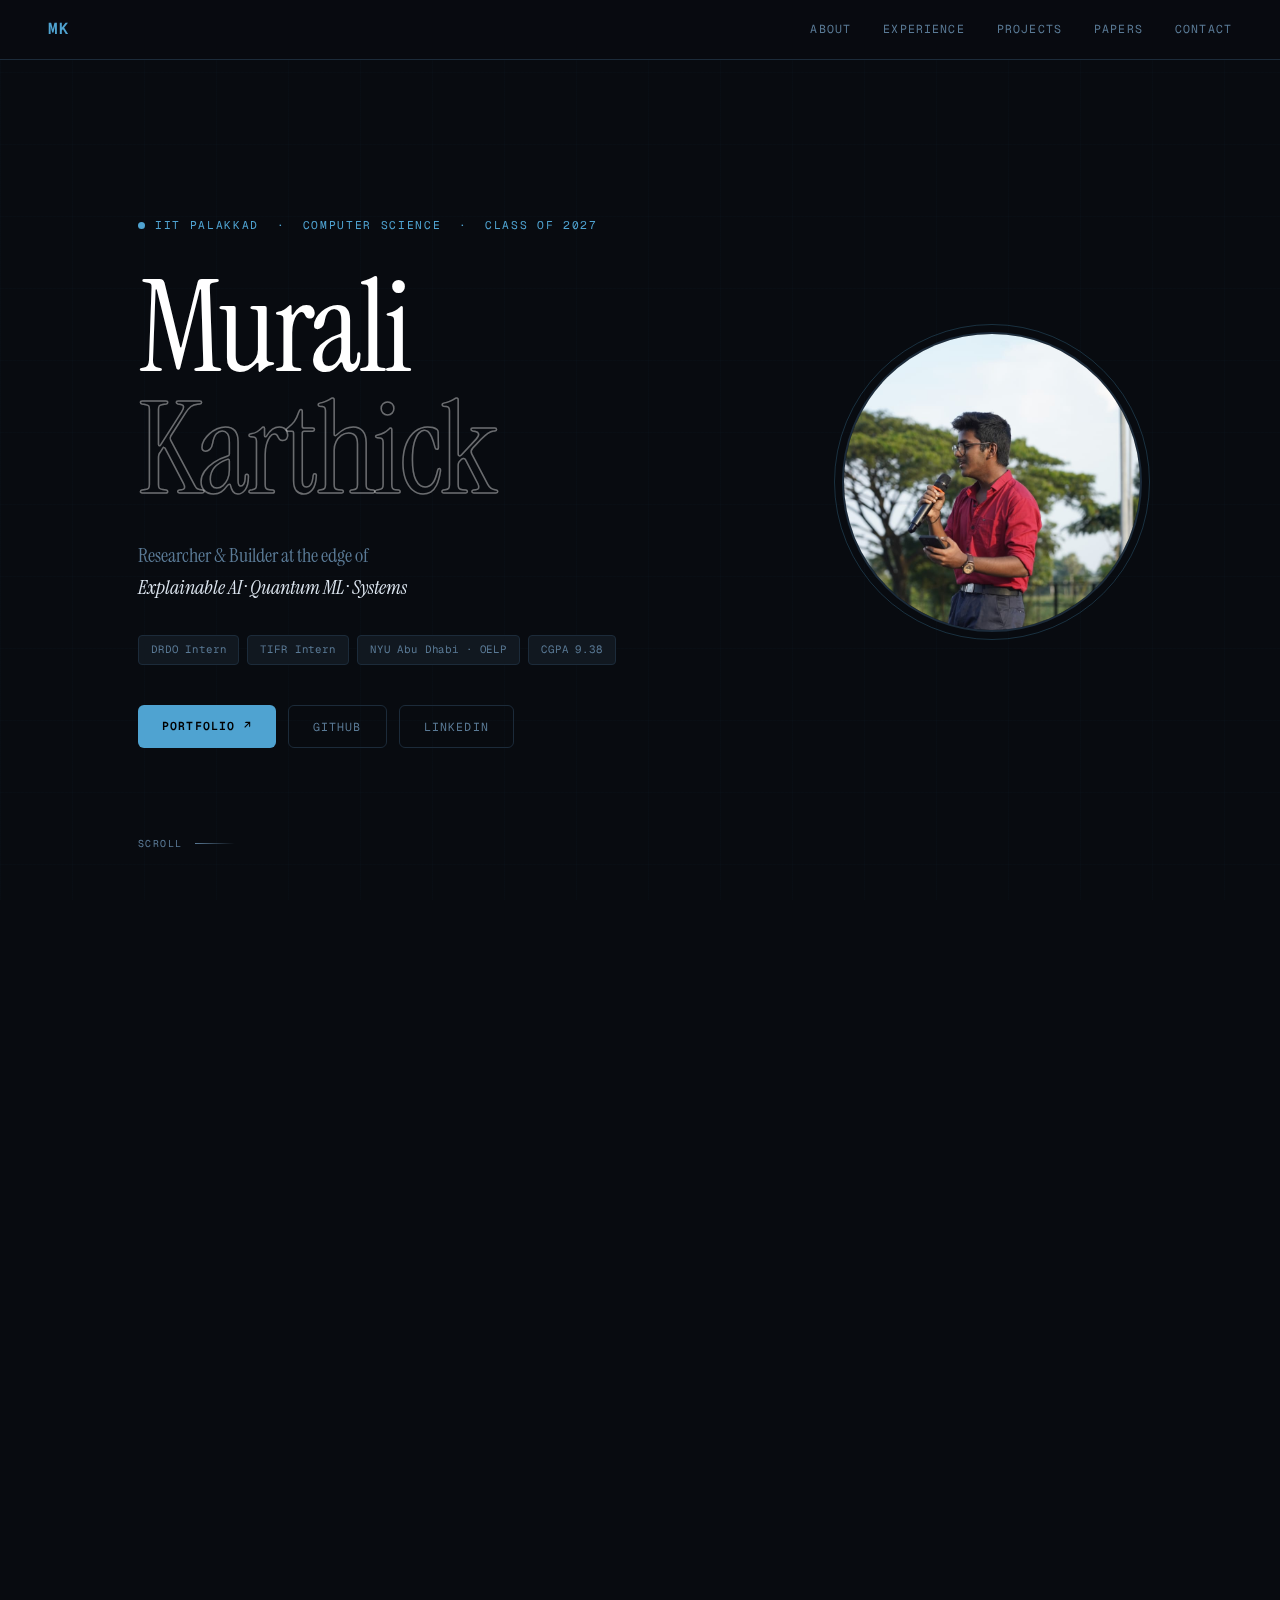
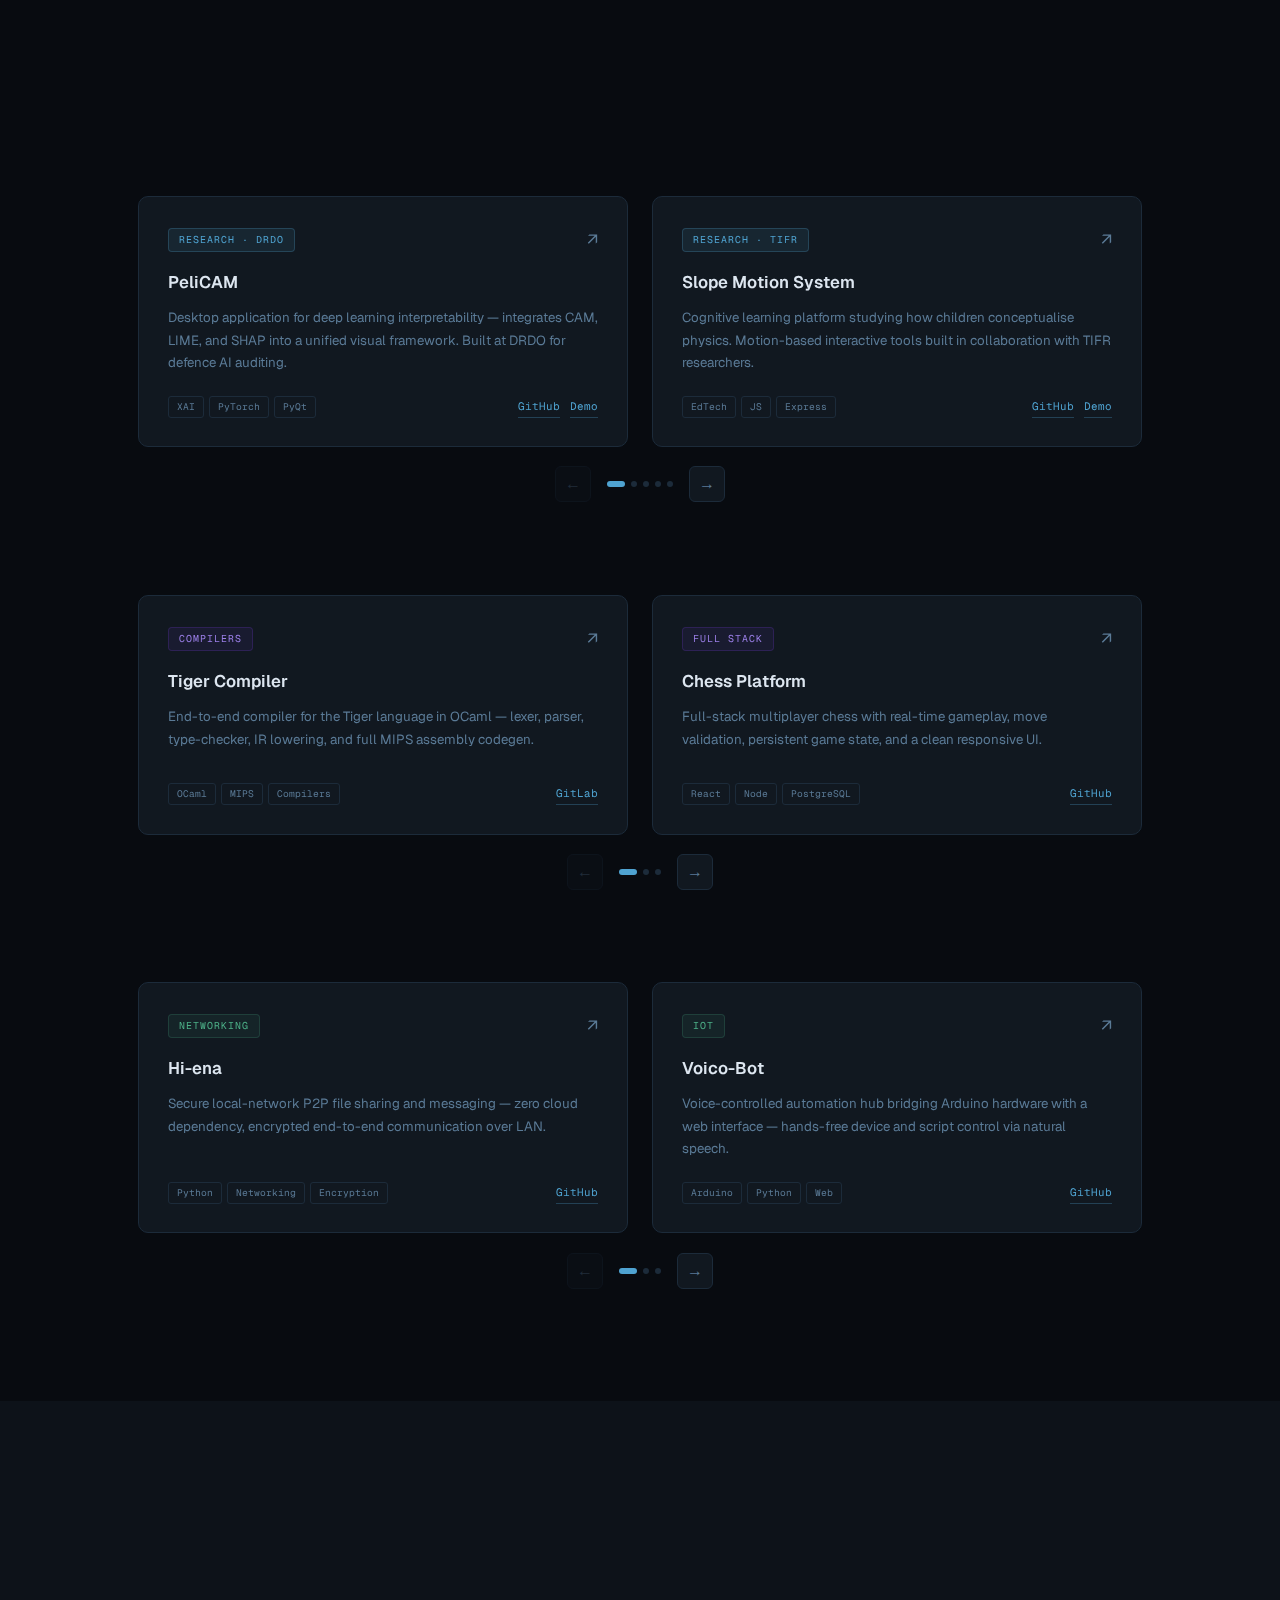
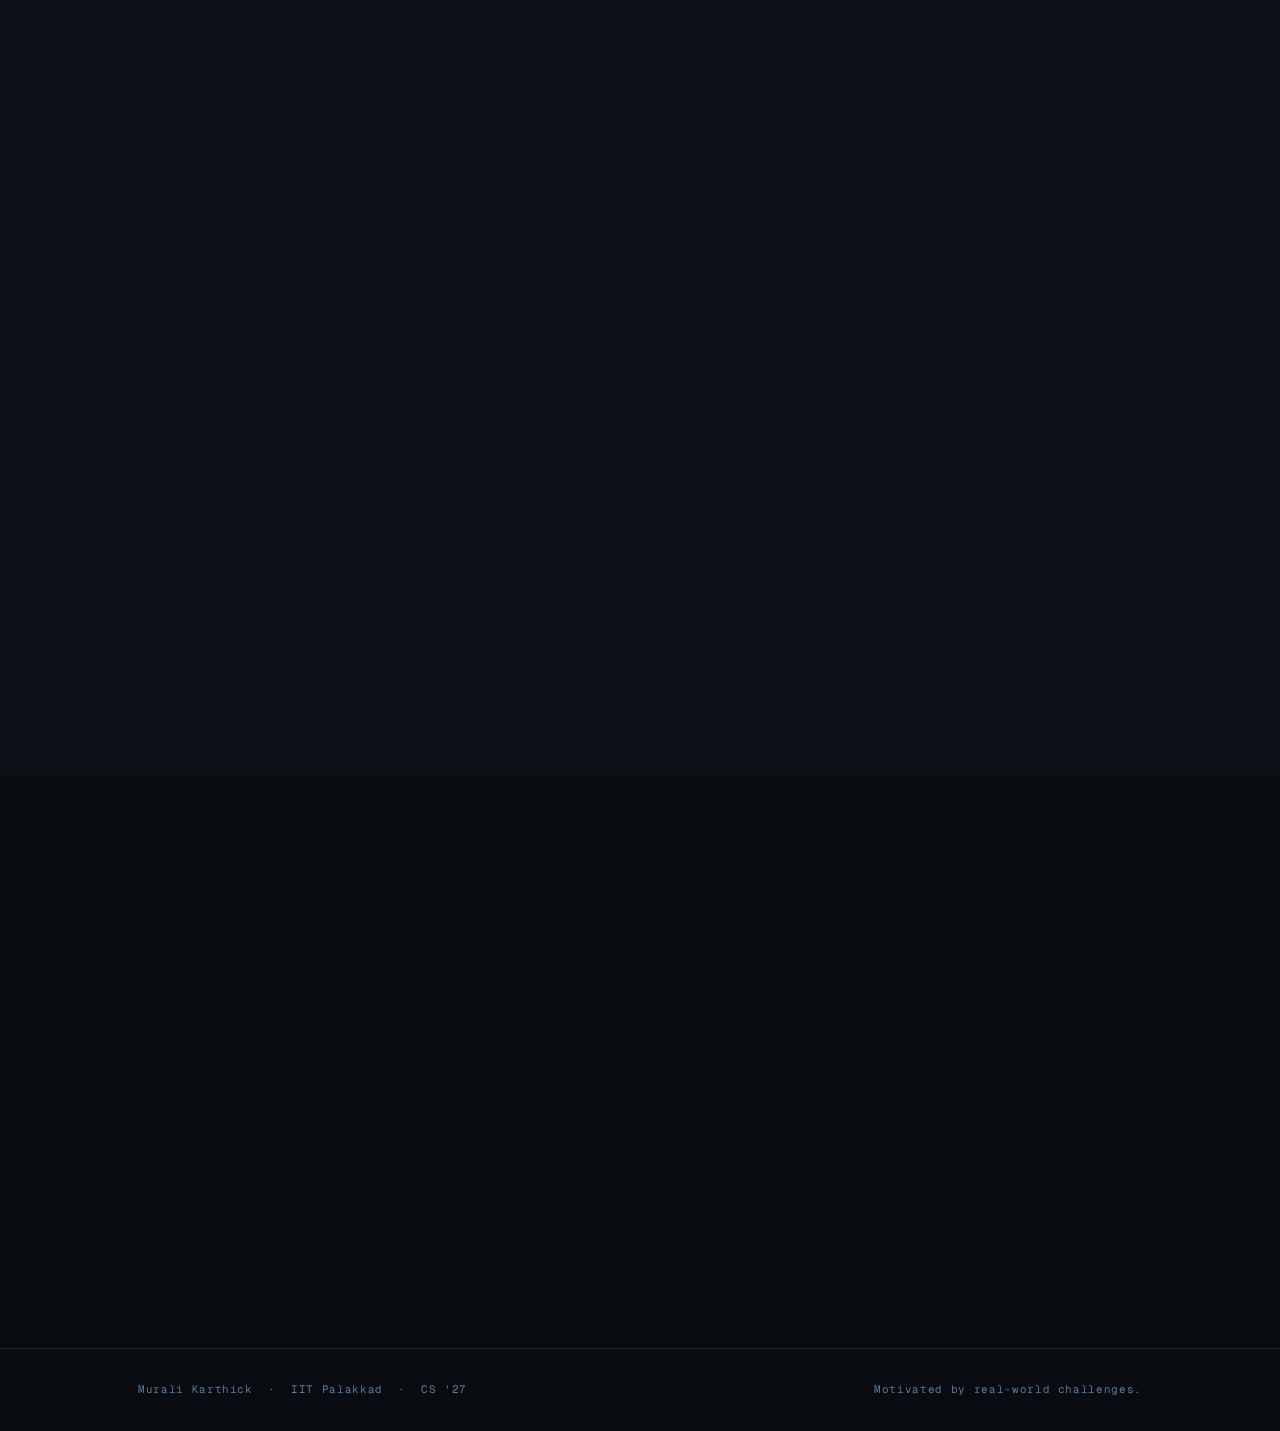
<file: index.html>
<!DOCTYPE html>
<html lang="en">
<head>
  <meta charset="UTF-8"/>
  <meta name="viewport" content="width=device-width, initial-scale=1.0"/>
  <title>Murali Karthick — CS @ IIT Palakkad</title>
  <link rel="preconnect" href="https://fonts.googleapis.com"/>
  <link href="https://fonts.googleapis.com/css2?family=Instrument+Serif:ital@0;1&family=Geist+Mono:wght@300;400;500;600&family=Geist:wght@300;400;500;600;700&display=swap" rel="stylesheet"/>
  <link rel="stylesheet" href="/style.css"/>
</head>
<body>

  <!-- NAV -->
  <header class="nav" id="nav">
    <a href="#home" class="nav-logo">MK</a>
    <nav class="nav-links">
      <a href="#about">About</a>
      <a href="#experience">Experience</a>
      <a href="#projects">Projects</a>
      <a href="#papers">Papers</a>
      <a href="#contact">Contact</a>
    </nav>
    <button class="nav-burger" id="burger" aria-label="Menu">
      <span></span><span></span><span></span>
    </button>
  </header>

  <!-- MOBILE MENU -->
  <div class="mobile-menu" id="mobileMenu">
    <a href="#about" class="mm-link">About</a>
    <a href="#experience" class="mm-link">Experience</a>
    <a href="#projects" class="mm-link">Projects</a>
    <a href="#papers" class="mm-link">Papers</a>
    <a href="#contact" class="mm-link">Contact</a>
  </div>

  <!-- HERO -->
  <section class="hero" id="home">
    <div class="hero-left">
      <div class="hero-eyebrow">
        <span class="dot-pulse"></span>
        IIT Palakkad &nbsp;·&nbsp; Computer Science &nbsp;·&nbsp; Class of 2027
      </div>
      <h1 class="hero-name">
        <span class="hero-first">Murali</span>
        <span class="hero-last">Karthick</span>
      </h1>
      <p class="hero-sub">
        Researcher & Builder at the edge of<br/>
        <em>Explainable AI · Quantum ML · Systems</em>
      </p>
      <div class="hero-chips">
        <span class="chip">DRDO Intern</span>
        <span class="chip">TIFR Intern</span>
        <span class="chip">NYU Abu Dhabi · OELP</span>
        <span class="chip">CGPA 9.38</span>
      </div>
      <div class="hero-actions">
        <a href="https://murali47k.github.io/Murali47k/" target="_blank" class="btn btn-primary">Portfolio ↗</a>
        <a href="https://github.com/Murali47k" target="_blank" class="btn btn-outline">GitHub</a>
        <a href="https://www.linkedin.com/in/murali-karthick-59a250288/" target="_blank" class="btn btn-outline">LinkedIn</a>
      </div>
    </div>
    <div class="hero-right">
      <div class="hero-photo-wrap">
        <img src="images/murali_personal.jpeg" alt="Murali Karthick" class="hero-photo"/>
        <div class="hero-photo-ring"></div>
      </div>
    </div>
    <div class="hero-scroll">
      <span>scroll</span>
      <div class="scroll-line"></div>
    </div>
  </section>

  <!-- STATS -->
  <div class="stats-band reveal">
    <div class="stat">
      <span class="stat-n">12+</span>
      <span class="stat-l">Projects</span>
    </div>
    <div class="stat-div"></div>
    <div class="stat">
      <span class="stat-n">2</span>
      <span class="stat-l">Research Internships</span>
    </div>
    <div class="stat-div"></div>
    <div class="stat">
      <span class="stat-n">#8</span>
      <span class="stat-l">Inter IIT Tech Meet</span>
    </div>
    <div class="stat-div"></div>
    <div class="stat">
      <span class="stat-n">Top&nbsp;15</span>
      <span class="stat-l">ISRO Rocketry</span>
    </div>
  </div>

  <!-- ABOUT -->
  <section class="section" id="about">
    <div class="section-inner">
      <div class="section-label reveal">01 &nbsp;/&nbsp; About</div>
      <div class="about-grid">
        <div class="about-text reveal">
          <h2 class="section-heading">A systems thinker<br/><em>obsessed with clarity.</em></h2>
          <p>I'm a third-year CS student at IIT Palakkad (CGPA 9.38) with a deep interest in making AI systems both powerful and interpretable. My work spans from low-level compilers and cryptography to quantum-enhanced neural networks and cognitive education tools.</p>
          <p>I thrive at the boundary between theory and engineering — building things that not only work, but can be understood and trusted.</p>
          <div class="about-edu">
            <div class="edu-item">
              <span class="edu-org">Indian Institute of Technology Palakkad</span>
              <span class="edu-detail">B.Tech · Computer Science &nbsp;·&nbsp; 2023–2027 &nbsp;·&nbsp; CGPA 9.38</span>
            </div>
            <div class="edu-item">
              <span class="edu-org">Gregorian Public School</span>
              <span class="edu-detail">Class XII · 96% &nbsp;&nbsp;|&nbsp;&nbsp; Class X · 97.6%</span>
            </div>
          </div>
        </div>
        <div class="about-right reveal">
          <div class="achievements-card">
            <div class="ach-header">Achievements</div>
            <div class="ach-item">
              <span class="ach-rank">#8</span>
              <div>
                <div class="ach-title">Inter IIT Tech Meet 13th Ed.</div>
                <div class="ach-desc">ISRO Problem Statement · IIT Bombay</div>
              </div>
            </div>
            <div class="ach-item">
              <span class="ach-rank" style="color:var(--green)">#13</span>
              <div>
                <div class="ach-title">InSpace Rocketry Competition</div>
                <div class="ach-desc">Ground Station Lead · ISRO · IN-SPACe · ASI</div>
              </div>
            </div>
            <div class="ach-item">
              <span class="ach-rank" style="color:var(--muted);font-size:1.1rem">★</span>
              <div>
                <div class="ach-title">Media & Publicity Head</div>
                <div class="ach-desc">Petrichor '25 · Annual Fest of IIT Palakkad</div>
              </div>
            </div>
          </div>
          <div class="stack-card">
            <div class="stack-row">
              <span class="stack-label">Languages</span>
              <div class="stack-tags">
                <span>C</span><span>C++</span><span>Python</span><span>JavaScript</span><span>OCaml</span><span>Bash</span>
              </div>
            </div>
            <div class="stack-row">
              <span class="stack-label">AI / ML</span>
              <div class="stack-tags">
                <span>PyTorch</span><span>TensorFlow</span><span>Scikit-learn</span><span>OpenCV</span><span>Pennylane</span>
              </div>
            </div>
            <div class="stack-row">
              <span class="stack-label">Systems</span>
              <div class="stack-tags">
                <span>Linux</span><span>Arduino</span><span>ESP32</span><span>XBee</span><span>Git</span>
              </div>
            </div>
            <div class="stack-row">
              <span class="stack-label">Web</span>
              <div class="stack-tags">
                <span>HTML/CSS</span><span>JS</span><span>Express</span><span>Node</span>
              </div>
            </div>
          </div>
        </div>
      </div>
    </div>
  </section>

  <!-- EXPERIENCE -->
  <section class="section section-alt" id="experience">
    <div class="section-inner">
      <div class="section-label reveal">02 &nbsp;/&nbsp; Experience</div>
      <h2 class="section-heading reveal">Where I've<br/><em>done the work.</em></h2>
      <div class="timeline">

        <div class="tl-item reveal">
          <div class="tl-left">
            <span class="tl-period">2025 – 2026</span>
          </div>
          <div class="tl-connector">
            <div class="tl-dot"></div>
            <div class="tl-line"></div>
          </div>
          <div class="tl-content">
            <div class="tl-role">Research Collaborator · OELP</div>
            <div class="tl-org">NYU Abu Dhabi &nbsp;·&nbsp; Open Ended Lab Project</div>
            <ul class="tl-points">
              <li>Developed quantum-enhanced link prediction model (A2QTGN) using Adaptive Amplitude Embedding with Temporal GNN architecture.</li>
              <li>Implemented NewHope post-quantum key exchange protocol as a companion cryptography project.</li>
            </ul>
            <div class="tl-tags"><span>Quantum ML</span><span>Pennylane</span><span>PyTorch</span><span>Cryptography</span></div>
          </div>
        </div>

        <div class="tl-item reveal">
          <div class="tl-left">
            <span class="tl-period">May – Jul 2025</span>
          </div>
          <div class="tl-connector">
            <div class="tl-dot"></div>
            <div class="tl-line"></div>
          </div>
          <div class="tl-content">
            <div class="tl-role">Research Intern</div>
            <div class="tl-org">Defence Research and Development Organisation (DRDO · DYSL-CT) &nbsp;·&nbsp; Chennai</div>
            <ul class="tl-points">
              <li>Worked on Explainable AI — LIME, SHAP, and CAM techniques for neural network interpretability.</li>
              <li>Developed CAM analysis software (PeliCAM) for visualising deep learning model decisions.</li>
              <li>Contributed to text classification systems for English and Indian languages.</li>
            </ul>
            <div class="tl-tags"><span>XAI</span><span>PyTorch</span><span>Python</span><span>PyQt</span></div>
          </div>
        </div>

        <div class="tl-item reveal">
          <div class="tl-left">
            <span class="tl-period">Feb 2025 – Dec 2025</span>
          </div>
          <div class="tl-connector">
            <div class="tl-dot"></div>
          </div>
          <div class="tl-content">
            <div class="tl-role">Software Intern</div>
            <div class="tl-org">Tata Institute of Fundamental Research (TIFR) &nbsp;·&nbsp; Palakkad</div>
            <ul class="tl-points">
              <li>Contributing to an educational cognition project on children's mathematical thought processes.</li>
              <li>Building the Slope Motion System — interactive web tools for concept-driven physics learning.</li>
            </ul>
            <div class="tl-tags"><span>Python</span><span>JavaScript</span><span>Express</span><span>EdTech</span></div>
          </div>
        </div>

      </div>
    </div>
  </section>

  <!-- PROJECTS -->
  <section class="section" id="projects">
    <div class="section-inner">
      <div class="section-label reveal">03 &nbsp;/&nbsp; Projects</div>
      <h2 class="section-heading reveal">Things I've<br/><em>built.</em></h2>

      <!-- Research -->
      <div class="proj-category reveal">Research & Advanced</div>
      <div class="carousel-wrap">
        <div class="carousel-track" id="track-research">

          <div class="proj-card">
            <div class="proj-card-top">
              <span class="proj-type research">Research · DRDO</span>
              <a href="https://github.com/SreenathKarthick11/PeliCAM" target="_blank" class="proj-link-icon">↗</a>
            </div>
            <h3 class="proj-name">PeliCAM</h3>
            <p class="proj-desc">Desktop application for deep learning interpretability — integrates CAM, LIME, and SHAP into a unified visual framework. Built at DRDO for defence AI auditing.</p>
            <div class="proj-footer">
              <div class="proj-tags"><span>XAI</span><span>PyTorch</span><span>PyQt</span></div>
              <div class="proj-links">
                <a href="https://github.com/SreenathKarthick11/PeliCAM" target="_blank">GitHub</a>
                <a href="https://sreenathkarthick11.github.io/PeliCAM-web/" target="_blank">Demo</a>
              </div>
            </div>
          </div>

          <div class="proj-card">
            <div class="proj-card-top">
              <span class="proj-type research">Research · TIFR</span>
              <a href="https://github.com/Murali47k/Slope_Motion_System" target="_blank" class="proj-link-icon">↗</a>
            </div>
            <h3 class="proj-name">Slope Motion System</h3>
            <p class="proj-desc">Cognitive learning platform studying how children conceptualise physics. Motion-based interactive tools built in collaboration with TIFR researchers.</p>
            <div class="proj-footer">
              <div class="proj-tags"><span>EdTech</span><span>JS</span><span>Express</span></div>
              <div class="proj-links">
                <a href="https://github.com/Murali47k/Slope_Motion_System" target="_blank">GitHub</a>
                <a href="https://slope-motion-system-m2.onrender.com/" target="_blank">Demo</a>
              </div>
            </div>
          </div>

          <div class="proj-card">
            <div class="proj-card-top">
              <span class="proj-type research">Research · NYU Abu Dhabi</span>
              <a href="https://github.com/Simeonk1307/quantumML" target="_blank" class="proj-link-icon">↗</a>
            </div>
            <h3 class="proj-name">A2QTGN — Quantum Link Prediction</h3>
            <p class="proj-desc">Novel quantum-enhanced link prediction model using Adaptive Amplitude Embedding with Temporal GNN architecture for complex graph networks.</p>
            <div class="proj-footer">
              <div class="proj-tags"><span>Quantum ML</span><span>Pennylane</span><span>NetworkX</span></div>
              <div class="proj-links">
                <a href="https://github.com/Simeonk1307/quantumML" target="_blank">GitHub</a>
              </div>
            </div>
          </div>

          <div class="proj-card">
            <div class="proj-card-top">
              <span class="proj-type research">Research · OELP</span>
              <a href="https://github.com/Simeonk1307/Post-Quantum-Cryptography" target="_blank" class="proj-link-icon">↗</a>
            </div>
            <h3 class="proj-name">Post-Quantum Cryptography</h3>
            <p class="proj-desc">Full implementation of the NewHope lattice-based key exchange protocol — cryptographic security hardened against quantum adversaries.</p>
            <div class="proj-footer">
              <div class="proj-tags"><span>Cryptography</span><span>Lattice</span><span>C</span></div>
              <div class="proj-links">
                <a href="https://github.com/Simeonk1307/Post-Quantum-Cryptography" target="_blank">GitHub</a>
              </div>
            </div>
          </div>

          <div class="proj-card">
            <div class="proj-card-top">
              <span class="proj-type research">Inter IIT · ISRO</span>
              <a href="https://github.com/enchanteddev/MoonViewer" target="_blank" class="proj-link-icon">↗</a>
            </div>
            <h3 class="proj-name">Moon Mapping</h3>
            <p class="proj-desc">XRF spectroscopy data pipeline on Chandrayaan mission data. Calculates elemental line ratios and renders an interactive lunar albedo visualisation.</p>
            <div class="proj-footer">
              <div class="proj-tags"><span>Python</span><span>Pandas</span><span>Three.js</span></div>
              <div class="proj-links">
                <a href="https://github.com/enchanteddev/MoonViewer" target="_blank">GitHub</a>
              </div>
            </div>
          </div>

          <div class="proj-card">
            <div class="proj-card-top">
              <span class="proj-type research">InSpace · ISRO</span>
              <a href="#" class="proj-link-icon">↗</a>
            </div>
            <h3 class="proj-name">Rocketry Ground Station</h3>
            <p class="proj-desc">Real-time ground station control system for a competition rocket. Receives and visualises telemetry data via a Python GUI built with PyQt5, Arduino, and XBee radio.</p>
            <div class="proj-footer">
              <div class="proj-tags"><span>PyQt5</span><span>Arduino</span><span>ESP32</span><span>XBee</span></div>
            </div>
          </div>

        </div>
        <div class="carousel-controls">
          <button class="car-btn" data-track="track-research" data-dir="-1">←</button>
          <div class="car-dots" id="dots-research"></div>
          <button class="car-btn" data-track="track-research" data-dir="1">→</button>
        </div>
      </div>

      <!-- Course -->
      <div class="proj-category reveal">Course Projects</div>
      <div class="carousel-wrap">
        <div class="carousel-track" id="track-course">

          <div class="proj-card">
            <div class="proj-card-top">
              <span class="proj-type course">Compilers</span>
              <a href="https://gitlab.com/Murali47k/112301019-Compiler" target="_blank" class="proj-link-icon">↗</a>
            </div>
            <h3 class="proj-name">Tiger Compiler</h3>
            <p class="proj-desc">End-to-end compiler for the Tiger language in OCaml — lexer, parser, type-checker, IR lowering, and full MIPS assembly codegen.</p>
            <div class="proj-footer">
              <div class="proj-tags"><span>OCaml</span><span>MIPS</span><span>Compilers</span></div>
              <div class="proj-links">
                <a href="https://gitlab.com/Murali47k/112301019-Compiler" target="_blank">GitLab</a>
              </div>
            </div>
          </div>

          <div class="proj-card">
            <div class="proj-card-top">
              <span class="proj-type course">Full Stack</span>
              <a href="#" class="proj-link-icon">↗</a>
            </div>
            <h3 class="proj-name">Chess Platform</h3>
            <p class="proj-desc">Full-stack multiplayer chess with real-time gameplay, move validation, persistent game state, and a clean responsive UI.</p>
            <div class="proj-footer">
              <div class="proj-tags"><span>React</span><span>Node</span><span>PostgreSQL</span></div>
              <div class="proj-links">
                <a href="https://github.com/iotaARYAN21/chess-project" target="_blank">GitHub</a>
              </div>
            </div>
          </div>

          <div class="proj-card">
            <div class="proj-card-top">
              <span class="proj-type course">ML</span>
              <a href="https://github.com/SreenathKarthick11/Stellar_ML" target="_blank" class="proj-link-icon">↗</a>
            </div>
            <h3 class="proj-name">Stellar ML</h3>
            <p class="proj-desc">ML pipeline classifying stars, galaxies, and quasars from photometric and spectroscopic features using SDSS astronomical data.</p>
            <div class="proj-footer">
              <div class="proj-tags"><span>Scikit-learn</span><span>Astropy</span><span>Python</span></div>
              <div class="proj-links">
                <a href="https://github.com/SreenathKarthick11/Stellar_ML" target="_blank">GitHub</a>
                <a href="https://sreenathkarthick11.github.io/Stellar_ML/" target="_blank">Demo</a>
              </div>
            </div>
          </div>

          <div class="proj-card">
            <div class="proj-card-top">
              <span class="proj-type course">Medical AI</span>
              <a href="https://github.com/SreenathKarthick11/X_Ray_Analyser" target="_blank" class="proj-link-icon">↗</a>
            </div>
            <h3 class="proj-name">X-Ray Analyser</h3>
            <p class="proj-desc">CNN diagnostic tool for chest X-ray analysis — identifying pulmonary anomalies with high sensitivity using deep convolutional features.</p>
            <div class="proj-footer">
              <div class="proj-tags"><span>CNN</span><span>TensorFlow</span><span>OpenCV</span></div>
              <div class="proj-links">
                <a href="https://github.com/SreenathKarthick11/X_Ray_Analyser" target="_blank">GitHub</a>
              </div>
            </div>
          </div>

        </div>
        <div class="carousel-controls">
          <button class="car-btn" data-track="track-course" data-dir="-1">←</button>
          <div class="car-dots" id="dots-course"></div>
          <button class="car-btn" data-track="track-course" data-dir="1">→</button>
        </div>
      </div>

      <!-- Personal -->
      <div class="proj-category reveal">Personal Projects</div>
      <div class="carousel-wrap">
        <div class="carousel-track" id="track-personal">

          <div class="proj-card">
            <div class="proj-card-top">
              <span class="proj-type personal">Networking</span>
              <a href="https://github.com/Murali47k/Hi-ena" target="_blank" class="proj-link-icon">↗</a>
            </div>
            <h3 class="proj-name">Hi-ena</h3>
            <p class="proj-desc">Secure local-network P2P file sharing and messaging — zero cloud dependency, encrypted end-to-end communication over LAN.</p>
            <div class="proj-footer">
              <div class="proj-tags"><span>Python</span><span>Networking</span><span>Encryption</span></div>
              <div class="proj-links">
                <a href="https://github.com/Murali47k/Hi-ena" target="_blank">GitHub</a>
              </div>
            </div>
          </div>

          <div class="proj-card">
            <div class="proj-card-top">
              <span class="proj-type personal">IoT</span>
              <a href="https://github.com/Murali47k/Voico-BOT" target="_blank" class="proj-link-icon">↗</a>
            </div>
            <h3 class="proj-name">Voico-Bot</h3>
            <p class="proj-desc">Voice-controlled automation hub bridging Arduino hardware with a web interface — hands-free device and script control via natural speech.</p>
            <div class="proj-footer">
              <div class="proj-tags"><span>Arduino</span><span>Python</span><span>Web</span></div>
              <div class="proj-links">
                <a href="https://github.com/Murali47k/Voico-BOT" target="_blank">GitHub</a>
              </div>
            </div>
          </div>

          <div class="proj-card">
            <div class="proj-card-top">
              <span class="proj-type personal">Computer Vision</span>
              <a href="https://github.com/Murali47k/DINO-GAME-IRL" target="_blank" class="proj-link-icon">↗</a>
            </div>
            <h3 class="proj-name">IRL Dino Game</h3>
            <p class="proj-desc">Real-world Chrome Dino via OpenCV pose detection — your body becomes the controller. Jump in real life, the dinosaur jumps on screen.</p>
            <div class="proj-footer">
              <div class="proj-tags"><span>OpenCV</span><span>Python</span><span>Pose</span></div>
              <div class="proj-links">
                <a href="https://github.com/Murali47k/DINO-GAME-IRL" target="_blank">GitHub</a>
              </div>
            </div>
          </div>

          <div class="proj-card">
            <div class="proj-card-top">
              <span class="proj-type personal">Web</span>
              <a href="https://github.com/Murali47k/Tourism-Web" target="_blank" class="proj-link-icon">↗</a>
            </div>
            <h3 class="proj-name">Tourism Web</h3>
            <p class="proj-desc">Interactive travel and exploration website with curated destination guides, immersive visuals, and a discovery-focused user experience.</p>
            <div class="proj-footer">
              <div class="proj-tags"><span>HTML</span><span>CSS</span><span>JS</span></div>
              <div class="proj-links">
                <a href="https://github.com/Murali47k/Tourism-Web" target="_blank">GitHub</a>
              </div>
            </div>
          </div>

        </div>
        <div class="carousel-controls">
          <button class="car-btn" data-track="track-personal" data-dir="-1">←</button>
          <div class="car-dots" id="dots-personal"></div>
          <button class="car-btn" data-track="track-personal" data-dir="1">→</button>
        </div>
      </div>
    </div>
  </section>

  <!-- PAPERS -->
  <section class="section section-alt" id="papers">
    <div class="section-inner">
      <div class="section-label reveal">04 &nbsp;/&nbsp; Publications</div>
      <h2 class="section-heading reveal">Research<br/><em>Papers.</em></h2>

      <div class="papers-list reveal">
        <!-- PLACEHOLDER — fill in when ready -->
        <div class="paper-item paper-placeholder">
          <div class="paper-meta">
            <span class="paper-status pending">Forthcoming</span>
          </div>
          <div class="paper-title">Paper title will appear here</div>
          <div class="paper-authors">Murali Karthick et al.</div>
          <div class="paper-venue">Venue / Conference / Journal · Year</div>
          <p class="paper-placeholder-note">This section will be updated with publications as they are released.</p>
        </div>
        
        <div class="paper-item">
            <div class="paper-meta">
                <span class="paper-status published">Published</span>
            </div>
            <div class="paper-title">
                Chaining Embodied Learning: A System to Help Develop an Integrated Understanding of Proportion, Slope and Rate of Change
            </div>
            <div class="paper-authors">
                Priyadharshni Elangaivendan, Chris John, Sruthi Kartha, Melwina Albuquerque, Shizuka Dara, Ashwin Ramaswamy, Vishwaa P S, <strong>Murali Karthick</strong>, Sreenath Karthick, Sanjay Chandrasekharan
            </div>
            <div class="paper-venue">
                International Conference on Computers in Education (ICCE) · 2025 · Asia-Pacific Society for Computers in Education
            </div>
            <div class="paper-links">
                <a href="https://library.apsce.net/index.php/ICCE/article/view/6042/5972" target="_blank">
                View Paper ↗
                </a>
            </div>
            <p class="paper-description">
                Presents a chained embodied learning system that helps students transition from proportion to slope and rate of change through coordinated physical interaction, spatial reasoning, and graphical understanding.
            </p>
            </div>
        </div>

    </div>
  </section>

  <!-- CONTACT -->
  <section class="section" id="contact">
    <div class="section-inner">
      <div class="section-label reveal">05 &nbsp;/&nbsp; Contact</div>
      <div class="contact-grid">
        <div class="contact-left reveal">
          <h2 class="section-heading">Open to<br/><em>collaboration.</em></h2>
          <p class="contact-text">Looking to connect on research projects, internships, or anything at the edge of AI and systems. Reach out anytime.</p>
          <div class="contact-details">
            <a href="mailto:murali47karthick@gmail.com" class="contact-item">
              <span class="contact-icon">✉</span>
              <span>murali47karthick@gmail.com</span>
            </a>
            <div class="contact-item">
              <span class="contact-icon"></span>
              <span>Kochi, Kerala · India</span>
            </div>
          </div>
        </div>
        <div class="contact-right reveal">
          <a href="https://www.linkedin.com/in/murali-karthick-59a250288/" target="_blank" class="social-card">
            <span class="social-name">LinkedIn</span>
            <span class="social-arrow">↗</span>
          </a>
          <a href="https://github.com/Murali47k" target="_blank" class="social-card">
            <span class="social-name">GitHub</span>
            <span class="social-arrow">↗</span>
          </a>
        </div>
      </div>
    </div>
  </section>

  <!-- FOOTER -->
  <footer class="footer">
    <div class="footer-inner">
      <span>Murali Karthick &nbsp;·&nbsp; IIT Palakkad &nbsp;·&nbsp; CS '27</span>
      <span class="footer-right">Motivated by real-world challenges.</span>
    </div>
  </footer>

  <script src="/script.js"></script>
</body>
</html>
</file>
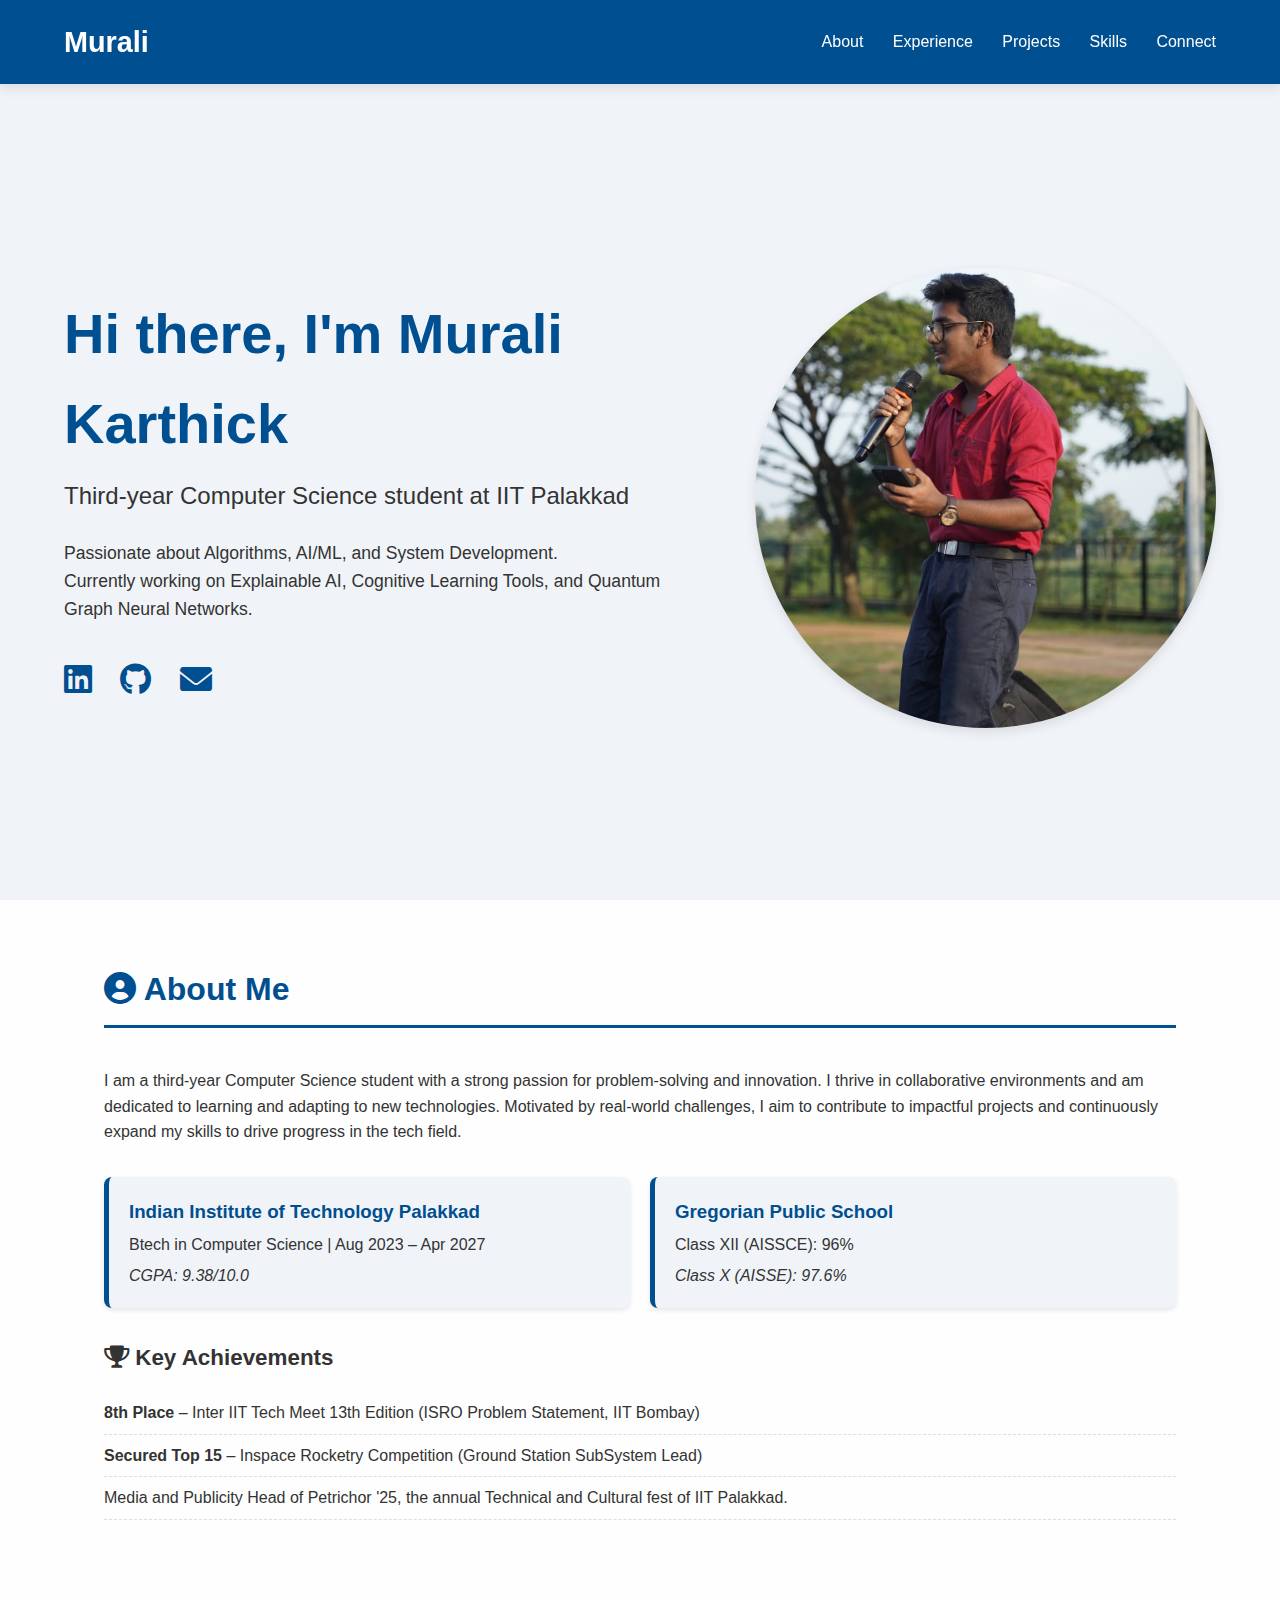
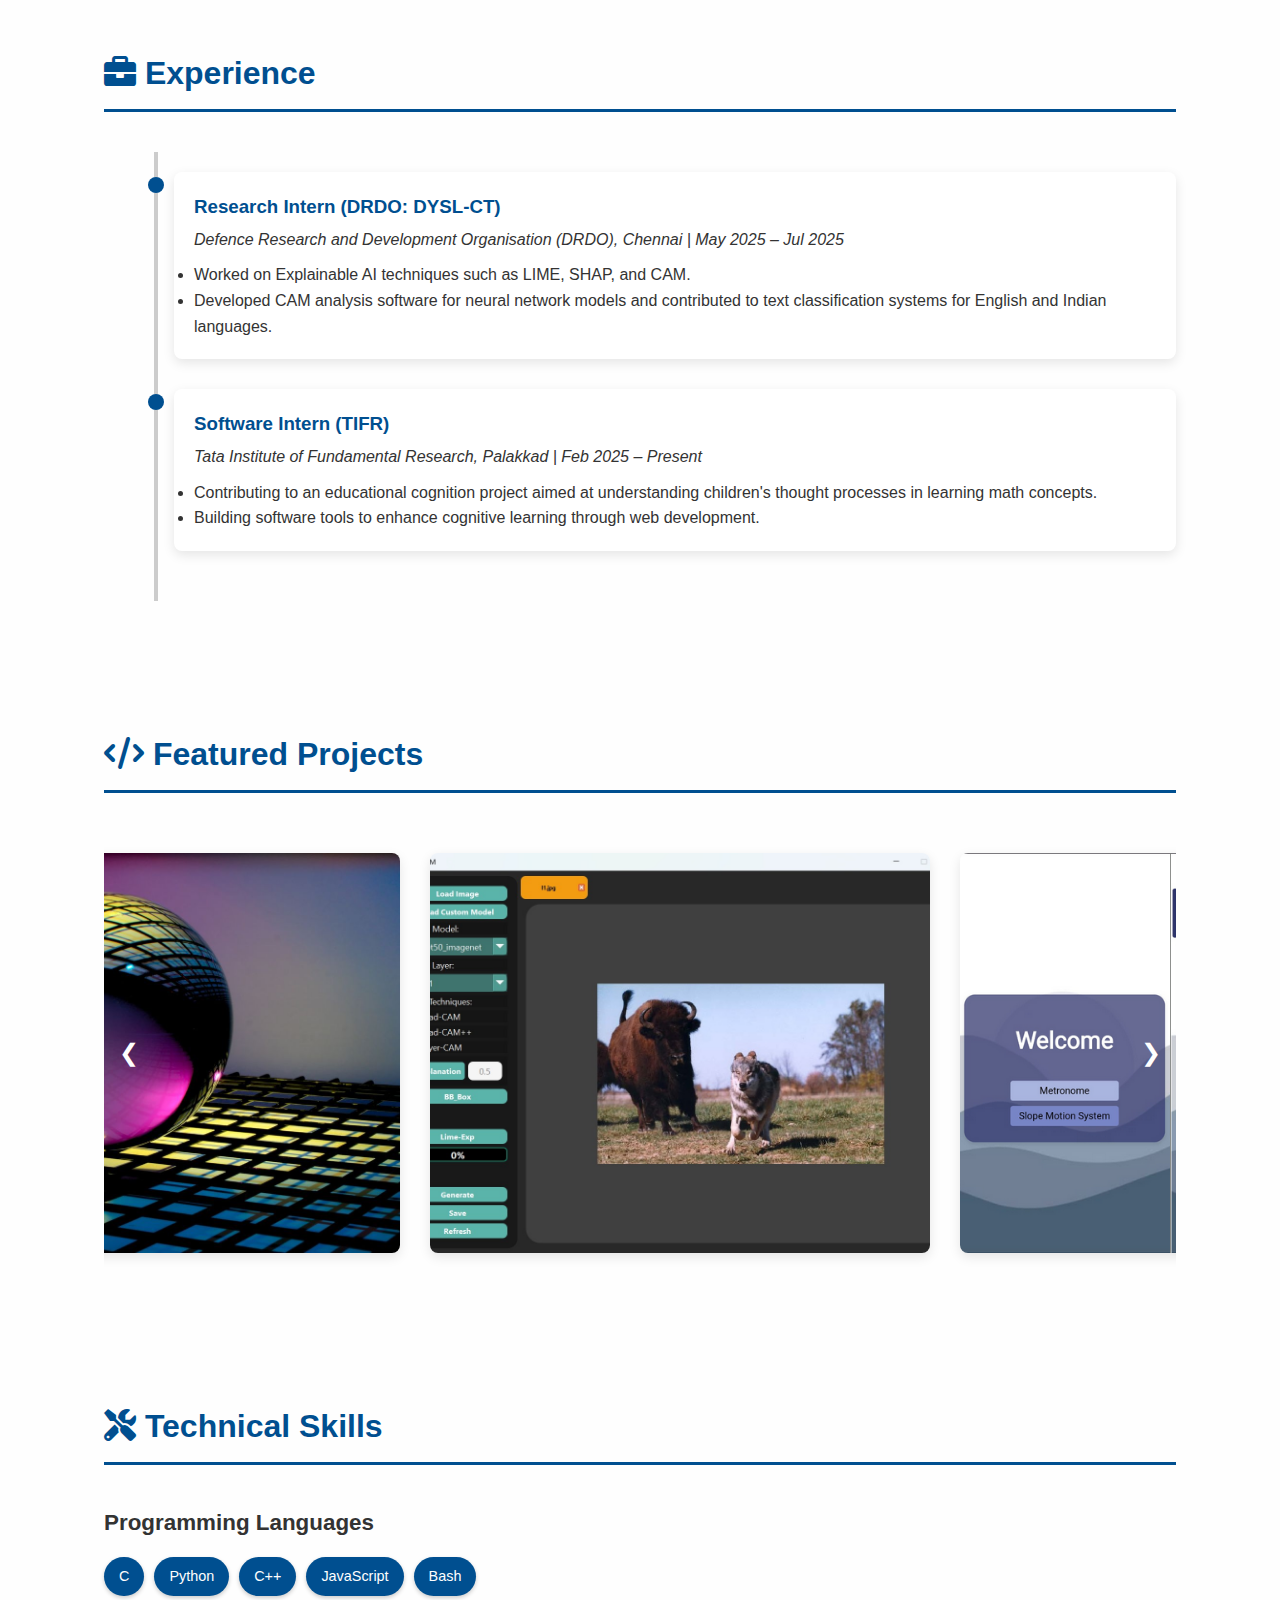
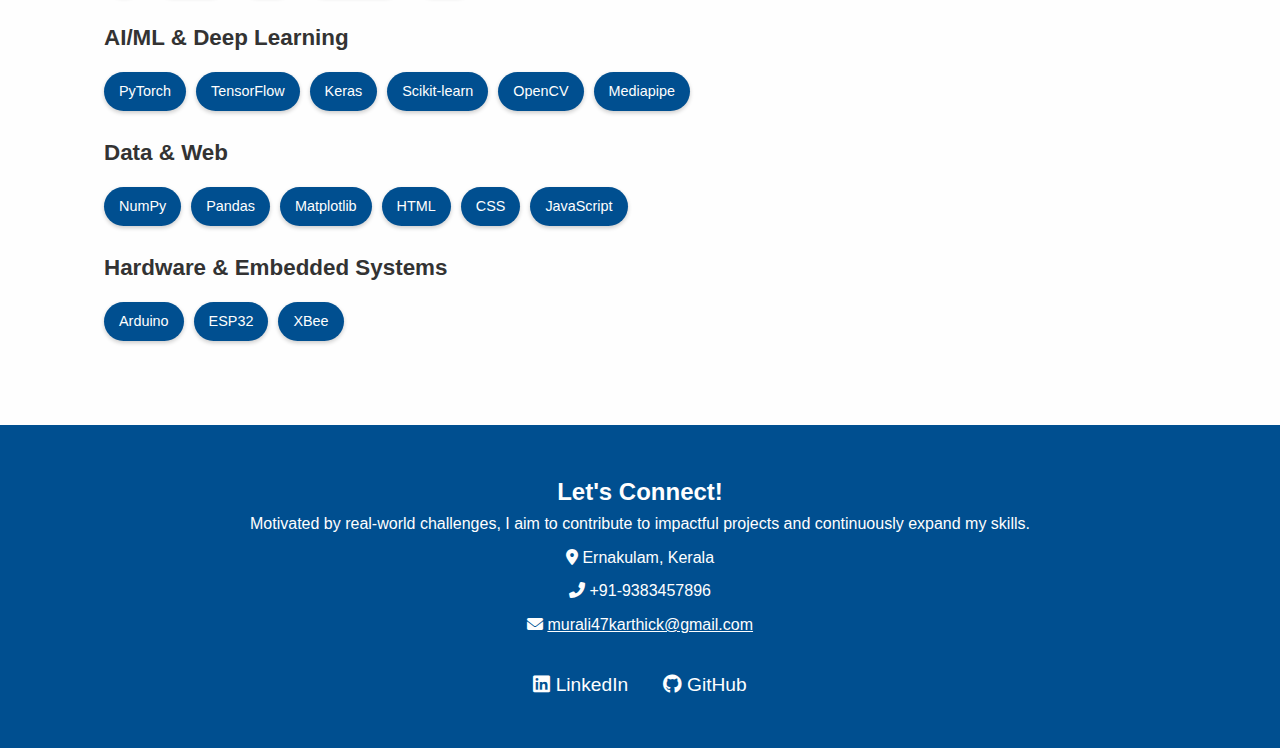
<file: portfolio/index.html>
<!DOCTYPE html>
<html lang="en">
<head>
    <meta charset="UTF-8">
    <meta name="viewport" content="width=device-width, initial-scale=1.0">
    <title>M Murali Karthick | Portfolio</title>
    <link rel="stylesheet" href="style.css">
    <link rel="stylesheet" href="https://cdnjs.cloudflare.com/ajax/libs/font-awesome/6.0.0-beta3/css/all.min.css">
</head>
<body>

    <header class="header">
        <a href="#" class="logo">Murali</a>
        <nav class="navbar">
            <a href="#about">About</a>
            <a href="#experience">Experience</a>
            <a href="#projects">Projects</a>
            <a href="#skills">Skills</a>
            <a href="#connect">Connect</a>
        </nav>
    </header>

    <section class="hero-section" id="home">
        <div class="hero-content">
            <h1 class="animate__animated animate__fadeInDown">Hi there, I'm Murali Karthick</h1>
            <p class="tagline animate__animated animate__fadeInUp">Third-year Computer Science student at IIT Palakkad</p>
            <p class="description animate__animated animate__fadeInUp animate__delay-1s">
                Passionate about Algorithms, AI/ML, and System Development. <br>
                Currently working on Explainable AI, Cognitive Learning Tools, and Quantum Graph Neural Networks.
            </p>
            <div class="social-links animate__animated animate__fadeInUp animate__delay-2s">
                <a href="https://www.linkedin.com/in/murali-karthick-59a250288/" target="_blank"><i class="fab fa-linkedin"></i></a>
                <a href="https://github.com/Murali47k" target="_blank"><i class="fab fa-github"></i></a>
                <a href="mailto:murali47karthick@gmail.com"><i class="fas fa-envelope"></i></a>
            </div>
        </div>
        <div class="hero-image animate__animated animate__fadeInRight">
            <img src="images/murali_personal.jpeg" alt="Murali Karthick Personal Photo">
        </div>
    </section>

    <section class="section" id="about">
        <h2><i class="fas fa-user-circle"></i> About Me</h2>
        <p>I am a third-year Computer Science student with a strong passion for problem-solving and innovation. I thrive in collaborative environments and am dedicated to learning and adapting to new technologies. Motivated by real-world challenges, I aim to contribute to impactful projects and continuously expand my skills to drive progress in the tech field.</p>
        
        <div class="education-grid">
            <div class="education-item">
                <h3>Indian Institute of Technology Palakkad</h3>
                <p>Btech in Computer Science | Aug 2023 – Apr 2027</p>
                <p class="detail">CGPA: 9.38/10.0</p>
            </div>
            <div class="education-item">
                <h3>Gregorian Public School</h3>
                <p>Class XII (AISSCE): 96%</p>
                <p class="detail">Class X (AISSE): 97.6%</p>
            </div>
        </div>

        <h3 class="subsection-title"><i class="fas fa-trophy"></i> Key Achievements</h3>
        <ul class="achievements-list">
            <li><strong>8th Place</strong> – Inter IIT Tech Meet 13th Edition (ISRO Problem Statement, IIT Bombay)</li>
            <li><strong>Secured Top 15</strong> – Inspace Rocketry Competition (Ground Station SubSystem Lead)</li>
            <li>Media and Publicity Head of Petrichor '25, the annual Technical and Cultural fest of IIT Palakkad.</li>
        </ul>
    </section>

    <section class="section" id="experience">
        <h2><i class="fas fa-briefcase"></i> Experience</h2>
        <div class="timeline">
            <div class="timeline-item">
                <div class="timeline-dot"></div>
                <div class="timeline-content">
                    <h3>Research Intern (DRDO: DYSL-CT)</h3>
                    <p class="company">Defence Research and Development Organisation (DRDO), Chennai | May 2025 – Jul 2025</p>
                    <ul>
                        <li>Worked on Explainable AI techniques such as LIME, SHAP, and CAM.</li>
                        <li>Developed CAM analysis software for neural network models and contributed to text classification systems for English and Indian languages.</li>
                    </ul>
                </div>
            </div>
            <div class="timeline-item">
                <div class="timeline-dot"></div>
                <div class="timeline-content">
                    <h3>Software Intern (TIFR)</h3>
                    <p class="company">Tata Institute of Fundamental Research, Palakkad | Feb 2025 – Present</p>
                    <ul>
                        <li>Contributing to an educational cognition project aimed at understanding children's thought processes in learning math concepts.</li>
                        <li>Building software tools to enhance cognitive learning through web development.</li>
                    </ul>
                </div>
            </div>
        </div>
    </section>

    <section class="section" id="projects">
        <h2><i class="fas fa-code"></i> Featured Projects</h2>

        <div class="carousel-container">
            <div class="carousel-slide">

                <div class="project-card">
                    <img src="images/main.jpeg" alt="PeliCAM Project">
                    <div class="project-overlay">
                        <h3>PeliCAM (DRDO:DYSL-CT)</h3>
                        <p>A desktop application for visualizing model interpretability (CAM, LIME, SHAP). Built to help users understand and debug deep learning predictions.</p>
                        <a href="https://github.com/SreenathKarthick11/PeliCAM" target="_blank" class="project-link">View on GitHub <i class="fas fa-external-link-alt"></i></a>
                        <a href="https://sreenathkarthick11.github.io/PeliCAM-web/" target="_blank" class="project-link">Live Demo <i class="fas fa-external-link-alt"></i></a>
                        <p class="tools">Tools: Python, PyQt, PyTorch</p>
                    </div>
                </div>

                <div class="project-card">
                    <img src="images/slope.png" alt="Slope Motion System Project">
                    <div class="project-overlay">
                        <h3>Slope Motion System (TIFR)</h3>
                        <p>Contributing to an education cognition project to create tools to understand children's thought process in learning math concepts.</p>
                        <a href="https://github.com/Murali47k/Slope_Motion_System" target="_blank" class="project-link">View on GitHub <i class="fas fa-external-link-alt"></i></a>
                        <a href="https://slope-motion-system-m2.onrender.com/" target="_blank" class="project-link">Live Demo <i class="fas fa-external-link-alt"></i></a>
                        <p class="tools">Tools: Python, Javascript, HTML, CSS, Express</p>
                    </div>
                </div>

                <div class="project-card">
                    <img src="images/moon.png" alt="Moon Mapping Project">
                    <div class="project-overlay">
                        <h3>Moon Mapping - ISRO Data Analysis</h3>
                        <p>Performed advanced data analysis on XRF spectrum data, calculated line ratios, and visualized the results in an interactive lunar albedo map.</p>
                        <p>(Inter IIT Problem Statement)</p>
                        <a href="https://github.com/enchanteddev/MoonViewer" target="_blank" class="project-link">View on GitHub <i class="fas fa-external-link-alt"></i></a>
                        <p class="tools">Tools: Python, Pandas, Numpy, Pyplot, ThreeJS</p>
                    </div>
                </div>

                <div class="project-card">
                    <img src="images/stellar.png" alt="Stellar ML Project">
                    <div class="project-overlay">
                        <h3>Stellar ML (Astrophysics Analysis)</h3>
                        <p>Developed a machine learning model for advanced stellar classification and analysis, utilizing large astronomical datasets. Applied state-of-the-art ML algorithms to predict stellar characteristics.</p>
                        <a href="https://github.com/SreenathKarthick11/Stellar_ML" target="_blank" class="project-link">View on GitHub <i class="fas fa-external-link-alt"></i></a>
                        <a href="https://sreenathkarthick11.github.io/Stellar_ML/" target="_blank" class="project-link">Live Demo <i class="fas fa-external-link-alt"></i></a>
                        <p class="tools">Tools: Python, Scikit-learn, TensorFlow, Astropy</p>
                    </div>
                </div>

                <div class="project-card">
                    <img src="images/rocket.jpeg" alt="Rocketry Ground Station Project">
                    <div class="project-overlay">
                        <h3>Rocketry - Ground Station </h3>
                        <p>Created a Real-time Ground Station Control for a competition rocket. The system sends telemetry data from the rocket and visualizes it using a functional Python GUI (PyQt5).</p>
                        <p>(Inspace rocketry Competetion)</p>
                        <p class="tools">Tools: Python, PyQt5, Arduino, Esp32, Xbee</p>
                    </div>
                </div>

                <div class="project-card">
                    <img src="images/a2qtgn.jpg" alt="A2QTGN Project">
                    <div class="project-overlay">
                        <h3>Link Prediction using Quantum TGN</h3>
                        <p>Working on building a quantum-enhanced link prediction model using a Temporal Graphical Neural Network (TGN) architecture to predict missing edges in complex graphs.</p>
                        <p>(Open Ended Lab Project - Under NYU Dubai)</p>
                        <p class="tools">Tools: Python, Pennylane, PyTorch, NetworkX</p>
                    </div>
                </div>

                </div>
            <button class="prev" aria-label="Previous Project">&#10094;</button>
            <button class="next" aria-label="Next Project">&#10095;</button>
        </div>
    </section>

    <section class="section" id="skills">
        <h2><i class="fas fa-tools"></i> Technical Skills</h2>

        <h3 class="subsection-title">Programming Languages</h3>
        <div class="skills-bar">
            <span>C</span><span>Python</span><span>C++</span><span>JavaScript</span><span>Bash</span>
        </div>

        <h3 class="subsection-title">AI/ML & Deep Learning</h3>
        <div class="skills-bar">
            <span>PyTorch</span><span>TensorFlow</span><span>Keras</span><span>Scikit-learn</span><span>OpenCV</span><span>Mediapipe</span>
        </div>

        <h3 class="subsection-title">Data & Web</h3>
        <div class="skills-bar">
            <span>NumPy</span><span>Pandas</span><span>Matplotlib</span><span>HTML</span><span>CSS</span><span>JavaScript</span>
        </div>

        <h3 class="subsection-title">Hardware & Embedded Systems</h3>
        <div class="skills-bar">
            <span>Arduino</span><span>ESP32</span><span>XBee</span>
        </div>
    </section>

    <section class="connect-section" id="connect">
        <h2>Let's Connect!</h2>
        <p>Motivated by real-world challenges, I aim to contribute to impactful projects and continuously expand my skills.</p>
        <div class="contact-info">
            <p><i class="fas fa-map-marker-alt"></i> Ernakulam, Kerala</p>
            <p><i class="fas fa-phone-alt"></i> +91-9383457896</p>
            <p><i class="fas fa-envelope"></i> <a href="mailto:murali47karthick@gmail.com">murali47karthick@gmail.com</a></p>
        </div>
        <div class="social-links-footer">
            <a href="https://www.linkedin.com/in/murali-karthick-59a250288/" target="_blank"><i class="fab fa-linkedin"></i> LinkedIn</a>
            <a href="https://github.com/Murali47k" target="_blank"><i class="fab fa-github"></i> GitHub</a>
        </div>
    </section>

    <script src="script.js"></script>
</body>
</html>
</file>
<file: style.css>
:root {
  --bg:        #080b10;
  --surface:   #0d1219;
  --card:      #111820;
  --card-hover:#151f2a;
  --border:    #1c2b3a;
  --border-light: #243547;
  --accent:    #4fa3d1;          /* calm steel blue */
  --accent-dim:rgba(79,163,209,0.12);
  --green:     #4caf87;
  --amber:     #c8a45a;
  --text:      #dde6f0;
  --muted:     #5a7a96;
  --subtle:    #2a3f52;
  --font-serif:'Instrument Serif', Georgia, serif;
  --font-mono: 'Geist Mono', 'Courier New', monospace;
  --font-sans: 'Geist', system-ui, sans-serif;
  --radius:    10px;
  --shadow:    0 4px 24px rgba(0,0,0,0.45);
}

*, *::before, *::after { margin:0; padding:0; box-sizing:border-box; }
html { scroll-behavior: smooth; font-size: 16px; }

body {
  background: var(--bg);
  color: var(--text);
  font-family: var(--font-sans);
  font-weight: 400;
  line-height: 1.65;
  overflow-x: hidden;
}

/* ── Subtle grid texture ── */
body::before {
  content: '';
  position: fixed; inset: 0; z-index: 0; pointer-events: none;
  background-image:
    linear-gradient(rgba(79,163,209,0.025) 1px, transparent 1px),
    linear-gradient(90deg, rgba(79,163,209,0.025) 1px, transparent 1px);
  background-size: 72px 72px;
}

a { color: var(--accent); text-decoration: none; transition: opacity 0.2s; }
a:hover { opacity: 0.75; }

/* ════════════════════════════════════════
   NAV
════════════════════════════════════════ */
.nav {
  position: fixed; top: 0; left: 0; right: 0; z-index: 100;
  display: flex; align-items: center; justify-content: space-between;
  padding: 0 3rem;
  height: 60px;
  background: rgba(8,11,16,0.85);
  backdrop-filter: blur(12px);
  border-bottom: 1px solid var(--border);
  transition: background 0.3s;
}
.nav.scrolled { background: rgba(8,11,16,0.97); }

.nav-logo {
  font-family: var(--font-mono);
  font-size: 1rem; font-weight: 600;
  color: var(--accent); letter-spacing: 0.05em;
  text-decoration: none;
}

.nav-links { display: flex; gap: 2rem; }
.nav-links a {
  font-family: var(--font-mono);
  font-size: 0.72rem; letter-spacing: 0.1em;
  text-transform: uppercase; color: var(--muted);
  text-decoration: none; transition: color 0.2s;
  position: relative; padding-bottom: 2px;
}
.nav-links a::after {
  content: ''; position: absolute; bottom: 0; left: 0;
  width: 0; height: 1px; background: var(--accent);
  transition: width 0.25s ease;
}
.nav-links a:hover { color: var(--text); opacity: 1; }
.nav-links a:hover::after { width: 100%; }

.nav-burger {
  display: none; flex-direction: column; gap: 5px;
  background: none; border: none; cursor: pointer; padding: 4px;
}
.nav-burger span {
  display: block; width: 22px; height: 1.5px;
  background: var(--muted); transition: all 0.25s;
}

/* Mobile menu */
.mobile-menu {
  display: none; flex-direction: column; gap: 0;
  position: fixed; top: 60px; left: 0; right: 0; z-index: 99;
  background: var(--surface);
  border-bottom: 1px solid var(--border);
}
.mobile-menu.open { display: flex; }
.mm-link {
  font-family: var(--font-mono);
  font-size: 0.8rem; letter-spacing: 0.1em; text-transform: uppercase;
  color: var(--muted); padding: 1rem 2rem;
  border-bottom: 1px solid var(--border);
  text-decoration: none; transition: color 0.2s, background 0.2s;
}
.mm-link:hover { color: var(--text); background: var(--card); opacity: 1; }

/* ════════════════════════════════════════
   HERO
════════════════════════════════════════ */
.hero {
  min-height: 100vh;
  display: flex; flex-direction: row;
  align-items: center; justify-content: space-between;
  padding: 8rem 3rem 4rem;
  max-width: 1100px; margin: 0 auto;
  position: relative; z-index: 1;
  gap: 3rem;
}

.hero-left {
  display: flex; flex-direction: column;
  align-items: flex-start;
  flex: 1;
}

.hero-right {
  flex-shrink: 0;
  display: flex; align-items: center; justify-content: center;
  animation: fadeUp 0.7s 0.5s ease both;
}

.hero-photo-wrap {
  position: relative;
  width: 300px; height: 300px;
}

.hero-photo {
  width: 300px; height: 300px;
  border-radius: 50%;
  object-fit: cover;
  object-position: top;
  display: block;
  position: relative; z-index: 1;
  border: 2px solid var(--border);
}

.hero-photo-ring {
  position: absolute; inset: -8px;
  border-radius: 50%;
  border: 1px solid rgba(79,163,209,0.25);
  z-index: 0;
  animation: ringPulse 3s ease infinite;
}

@keyframes ringPulse {
  0%,100% { transform: scale(1); opacity: 0.5; }
  50%      { transform: scale(1.03); opacity: 1; }
}

.hero-eyebrow {
  display: flex; align-items: center; gap: 10px;
  font-family: var(--font-mono);
  font-size: 0.7rem; letter-spacing: 0.15em; text-transform: uppercase;
  color: var(--accent); margin-bottom: 2rem;
  animation: fadeUp 0.7s ease both;
}

.dot-pulse {
  width: 7px; height: 7px; border-radius: 50%;
  background: var(--accent);
  animation: pulse 2.5s ease infinite;
}
@keyframes pulse {
  0%,100% { opacity:1; transform: scale(1); }
  50%      { opacity:0.3; transform: scale(0.7); }
}

.hero-name {
  display: flex; flex-direction: column;
  font-family: var(--font-serif);
  font-size: clamp(4rem, 10vw, 8rem);
  font-weight: 400; line-height: 0.95;
  letter-spacing: -0.02em; color: #fff;
  animation: fadeUp 0.7s 0.1s ease both;
}
.hero-last {
  color: transparent;
  -webkit-text-stroke: 1.5px rgba(255,255,255,0.4);
}

.hero-sub {
  font-family: var(--font-serif);
  font-size: clamp(1rem, 2vw, 1.25rem);
  color: var(--muted); margin-top: 1.8rem;
  line-height: 1.6;
  animation: fadeUp 0.7s 0.2s ease both;
}
.hero-sub em { color: var(--text); font-style: italic; }

.hero-chips {
  display: flex; flex-wrap: wrap; gap: 8px;
  margin-top: 2rem;
  animation: fadeUp 0.7s 0.3s ease both;
}
.chip {
  font-family: var(--font-mono);
  font-size: 0.67rem; letter-spacing: 0.08em;
  padding: 5px 12px; border-radius: 4px;
  background: var(--card); border: 1px solid var(--border);
  color: var(--muted);
}

.hero-actions {
  display: flex; flex-wrap: wrap; gap: 12px;
  margin-top: 2.5rem;
  animation: fadeUp 0.7s 0.4s ease both;
}
.btn {
  font-family: var(--font-mono);
  font-size: 0.72rem; letter-spacing: 0.1em; text-transform: uppercase;
  padding: 11px 24px; border-radius: 6px;
  text-decoration: none; transition: all 0.22s ease; display: inline-block;
}
.btn-primary {
  background: var(--accent); color: #000; font-weight: 600;
}
.btn-primary:hover { transform: translateY(-2px); box-shadow: 0 6px 24px rgba(79,163,209,0.35); opacity: 1; }
.btn-outline {
  border: 1px solid var(--border); color: var(--muted);
}
.btn-outline:hover { border-color: var(--accent); color: var(--text); opacity: 1; }

.hero-scroll {
  position: absolute; bottom: 3rem; left: 3rem;
  display: flex; align-items: center; gap: 12px;
  font-family: var(--font-mono); font-size: 0.62rem;
  letter-spacing: 0.15em; text-transform: uppercase; color: var(--muted);
  animation: fadeUp 0.7s 0.6s ease both;
}
.scroll-line {
  width: 40px; height: 1px;
  background: linear-gradient(90deg, var(--muted), transparent);
  animation: scrollAnim 2s ease infinite;
}
@keyframes scrollAnim {
  0%,100% { transform: scaleX(1); transform-origin: left; }
  50% { transform: scaleX(0.4); transform-origin: left; }
}

@keyframes fadeUp {
  from { opacity: 0; transform: translateY(20px); }
  to   { opacity: 1; transform: translateY(0); }
}

/* ════════════════════════════════════════
   STATS BAND
════════════════════════════════════════ */
.stats-band {
  display: flex; align-items: center; justify-content: center;
  gap: 0;
  border-top: 1px solid var(--border);
  border-bottom: 1px solid var(--border);
  background: var(--surface);
  position: relative; z-index: 1;
}
.stat {
  display: flex; flex-direction: column; align-items: center;
  padding: 2rem 3.5rem; gap: 4px; flex: 1;
}
.stat-n {
  font-family: var(--font-serif);
  font-size: 2.4rem; color: var(--accent); line-height: 1;
}
.stat-l {
  font-family: var(--font-mono);
  font-size: 0.65rem; letter-spacing: 0.1em;
  text-transform: uppercase; color: var(--muted);
}
.stat-div {
  width: 1px; height: 60px;
  background: var(--border);
}

/* ════════════════════════════════════════
   SECTIONS
════════════════════════════════════════ */
.section { padding: 7rem 0; position: relative; z-index: 1; }
.section-alt { background: var(--surface); }

.section-inner {
  max-width: 1100px; margin: 0 auto;
  padding: 0 3rem;
}

.section-label {
  font-family: var(--font-mono);
  font-size: 0.65rem; letter-spacing: 0.2em; text-transform: uppercase;
  color: var(--accent); margin-bottom: 1.5rem;
}

.section-heading {
  font-family: var(--font-serif);
  font-size: clamp(2.2rem, 5vw, 3.5rem);
  font-weight: 400; line-height: 1.05;
  letter-spacing: -0.02em;
  color: #fff; margin-bottom: 3rem;
}
.section-heading em {
  font-style: italic; color: var(--muted);
}

/* ════════════════════════════════════════
   ABOUT
════════════════════════════════════════ */
.about-grid {
  display: grid; grid-template-columns: 1fr 1fr;
  gap: 4rem; align-items: start;
}

.about-text p {
  color: var(--muted); font-size: 0.95rem; line-height: 1.8;
  margin-bottom: 1rem;
}

.about-edu { margin-top: 2.5rem; display: flex; flex-direction: column; gap: 1px; }
.edu-item {
  display: flex; flex-direction: column;
  padding: 1.2rem 1.5rem;
  background: var(--card); border: 1px solid var(--border);
}
.edu-item:first-child { border-radius: 8px 8px 0 0; }
.edu-item:last-child  { border-radius: 0 0 8px 8px; }
.edu-org {
  font-family: var(--font-sans);
  font-size: 0.88rem; font-weight: 600; color: var(--text);
  margin-bottom: 0.3rem;
}
.edu-detail {
  font-family: var(--font-mono);
  font-size: 0.7rem; color: var(--muted); letter-spacing: 0.04em;
}

/* achievements card */
.achievements-card {
  background: var(--card); border: 1px solid var(--border);
  border-radius: var(--radius); padding: 1.5rem;
  margin-bottom: 1.5rem;
}
.ach-header {
  font-family: var(--font-mono);
  font-size: 0.62rem; letter-spacing: 0.15em; text-transform: uppercase;
  color: var(--muted); margin-bottom: 1.2rem;
}
.ach-item {
  display: flex; align-items: flex-start; gap: 1rem;
  padding: 0.9rem 0;
  border-top: 1px solid var(--border);
}
.ach-item:first-of-type { border-top: none; padding-top: 0; }
.ach-rank {
  font-family: var(--font-serif);
  font-size: 1.6rem; color: var(--accent);
  min-width: 48px; line-height: 1;
}
.ach-title {
  font-size: 0.83rem; font-weight: 600; color: var(--text);
  margin-bottom: 0.2rem;
}
.ach-desc {
  font-family: var(--font-mono);
  font-size: 0.67rem; color: var(--muted);
}

/* stack card */
.stack-card {
  background: var(--card); border: 1px solid var(--border);
  border-radius: var(--radius); padding: 1.5rem;
  display: flex; flex-direction: column; gap: 1.2rem;
}
.stack-row { display: flex; flex-direction: column; gap: 0.5rem; }
.stack-label {
  font-family: var(--font-mono);
  font-size: 0.62rem; letter-spacing: 0.12em; text-transform: uppercase;
  color: var(--muted);
}
.stack-tags { display: flex; flex-wrap: wrap; gap: 6px; }
.stack-tags span {
  font-family: var(--font-mono);
  font-size: 0.68rem;
  padding: 4px 10px; border-radius: 4px;
  background: var(--bg); border: 1px solid var(--border);
  color: var(--text);
}

/* ════════════════════════════════════════
   TIMELINE
════════════════════════════════════════ */
.timeline { display: flex; flex-direction: column; gap: 0; }

.tl-item {
  display: grid;
  grid-template-columns: 140px 24px 1fr;
  gap: 0 1.5rem;
  padding-bottom: 3rem;
}
.tl-item:last-child { padding-bottom: 0; }

.tl-left {
  padding-top: 2px;
  text-align: right;
}
.tl-period {
  font-family: var(--font-mono);
  font-size: 0.67rem; letter-spacing: 0.05em;
  color: var(--muted);
}

.tl-connector {
  display: flex; flex-direction: column;
  align-items: center;
}
.tl-dot {
  width: 10px; height: 10px; border-radius: 50%;
  background: var(--accent); flex-shrink: 0;
  border: 2px solid var(--bg);
  box-shadow: 0 0 0 1px var(--accent);
  margin-top: 3px;
}
.tl-line {
  width: 1px; flex: 1;
  background: var(--border); margin-top: 8px;
}

.tl-content {
  padding-bottom: 0.5rem;
}
.tl-role {
  font-size: 1rem; font-weight: 600; color: var(--text);
  margin-bottom: 0.2rem;
}
.tl-org {
  font-family: var(--font-mono);
  font-size: 0.7rem; color: var(--accent); margin-bottom: 0.9rem;
}
.tl-points {
  list-style: none; padding: 0;
  display: flex; flex-direction: column; gap: 0.4rem;
  margin-bottom: 1rem;
}
.tl-points li {
  font-size: 0.85rem; color: var(--muted); line-height: 1.65;
  padding-left: 1.1rem; position: relative;
}
.tl-points li::before {
  content: '—'; position: absolute; left: 0;
  color: var(--border);
}
.tl-tags {
  display: flex; flex-wrap: wrap; gap: 6px;
}
.tl-tags span {
  font-family: var(--font-mono);
  font-size: 0.62rem; padding: 3px 9px;
  border-radius: 4px; border: 1px solid var(--border);
  color: var(--muted);
}

/* ════════════════════════════════════════
   PROJECT CARDS + CAROUSEL
════════════════════════════════════════ */
.proj-category {
  font-family: var(--font-mono);
  font-size: 0.65rem; letter-spacing: 0.18em; text-transform: uppercase;
  color: var(--muted);
  margin-bottom: 1.2rem; margin-top: 3.5rem;
  padding-left: 2px;
}
.proj-category:first-of-type { margin-top: 0; }

.carousel-wrap { position: relative; overflow: hidden; }

.carousel-track {
  display: flex; gap: 1.5rem;
  transition: transform 0.45s cubic-bezier(0.4,0,0.2,1);
  will-change: transform;
}

.proj-card {
  flex: 0 0 calc(50% - 0.75rem);   /* 2 visible at once */
  background: var(--card);
  border: 1px solid var(--border);
  border-radius: var(--radius);
  padding: 1.8rem;
  display: flex; flex-direction: column;
  transition: border-color 0.2s ease, background 0.2s ease;
  min-height: 240px;
}
.proj-card:hover {
  border-color: var(--border-light);
  background: var(--card-hover);
}

.proj-card-top {
  display: flex; justify-content: space-between; align-items: center;
  margin-bottom: 0.9rem;
}
.proj-type {
  font-family: var(--font-mono);
  font-size: 0.62rem; letter-spacing: 0.1em; text-transform: uppercase;
  padding: 3px 10px; border-radius: 4px;
}
.proj-type.research { background: rgba(79,163,209,0.1); color: var(--accent); border: 1px solid rgba(79,163,209,0.25); }
.proj-type.course   { background: rgba(124,58,237,0.08); color: #9b7fe8; border: 1px solid rgba(124,58,237,0.2); }
.proj-type.personal { background: rgba(76,175,135,0.08); color: var(--green); border: 1px solid rgba(76,175,135,0.2); }

.proj-link-icon {
  font-size: 1.1rem; color: var(--muted);
  transition: color 0.2s, transform 0.2s;
  text-decoration: none;
}
.proj-card:hover .proj-link-icon { color: var(--accent); transform: translate(2px,-2px); }

.proj-name {
  font-family: var(--font-sans);
  font-size: 1.05rem; font-weight: 600;
  color: var(--text); margin-bottom: 0.65rem;
}

.proj-desc {
  font-size: 0.83rem; color: var(--muted);
  line-height: 1.7; flex: 1;
  margin-bottom: 1.3rem;
}

.proj-footer {
  display: flex; justify-content: space-between;
  align-items: flex-end; gap: 1rem;
  flex-wrap: wrap;
}
.proj-tags {
  display: flex; flex-wrap: wrap; gap: 5px;
}
.proj-tags span {
  font-family: var(--font-mono);
  font-size: 0.6rem; padding: 2px 8px;
  border-radius: 3px; border: 1px solid var(--border);
  color: var(--muted);
}
.proj-links {
  display: flex; gap: 10px; flex-shrink: 0;
}
.proj-links a {
  font-family: var(--font-mono);
  font-size: 0.68rem; color: var(--accent);
  border-bottom: 1px solid rgba(79,163,209,0.3);
  padding-bottom: 1px; text-decoration: none;
  transition: border-color 0.2s;
}
.proj-links a:hover { border-color: var(--accent); opacity: 1; }

/* carousel controls */
.carousel-controls {
  display: flex; align-items: center; justify-content: center;
  gap: 1rem; margin-top: 1.2rem;
}
.car-btn {
  background: var(--card); border: 1px solid var(--border);
  color: var(--muted);
  width: 36px; height: 36px; border-radius: 6px;
  font-size: 1rem; cursor: pointer;
  transition: all 0.2s ease;
  display: flex; align-items: center; justify-content: center;
}
.car-btn:hover { border-color: var(--accent); color: var(--accent); }
.car-btn:disabled { opacity: 0.3; cursor: default; }

.car-dots { display: flex; gap: 6px; align-items: center; }
.car-dot {
  width: 6px; height: 6px; border-radius: 50%;
  background: var(--border); transition: all 0.2s;
}
.car-dot.active { background: var(--accent); width: 18px; border-radius: 3px; }

/* ════════════════════════════════════════
   PAPERS
════════════════════════════════════════ */
.papers-list { display: flex; flex-direction: column; gap: 1px; }

.paper-item {
  background: var(--card); border: 1px solid var(--border);
  border-radius: 0; padding: 2rem;
  display: flex; flex-direction: column; gap: 0.5rem;
  transition: background 0.2s;
}
.papers-list .paper-item:first-child { border-radius: 10px 10px 0 0; }
.papers-list .paper-item:last-child  { border-radius: 0 0 10px 10px; }
.papers-list .paper-item:only-child  { border-radius: 10px; }
.paper-item:hover { background: var(--card-hover); }

.paper-meta { display: flex; gap: 8px; margin-bottom: 0.3rem; }
.paper-status {
  font-family: var(--font-mono);
  font-size: 0.62rem; letter-spacing: 0.1em; text-transform: uppercase;
  padding: 3px 10px; border-radius: 4px;
}
.paper-status.pending { background: rgba(200,164,90,0.1); color: var(--amber); border: 1px solid rgba(200,164,90,0.25); }
.paper-status.published { background: rgba(76,175,135,0.1); color: var(--green); border: 1px solid rgba(76,175,135,0.25); }

.paper-title {
  font-size: 1rem; font-weight: 600; color: var(--text);
}
.paper-authors {
  font-family: var(--font-mono);
  font-size: 0.72rem; color: var(--accent);
}
.paper-venue {
  font-family: var(--font-mono);
  font-size: 0.7rem; color: var(--muted);
}
.paper-placeholder-note {
  font-size: 0.8rem; color: var(--subtle);
  font-style: italic; margin-top: 0.5rem;
}
.paper-placeholder { border-style: dashed; }

/* ════════════════════════════════════════
   CONTACT
════════════════════════════════════════ */
.contact-grid {
  display: grid; grid-template-columns: 1fr 1fr;
  gap: 4rem; align-items: start;
}

.contact-text {
  color: var(--muted); font-size: 0.9rem; line-height: 1.8;
  margin-bottom: 2rem;
}
.contact-details { display: flex; flex-direction: column; gap: 0.8rem; }
.contact-item {
  display: flex; align-items: center; gap: 10px;
  font-family: var(--font-mono); font-size: 0.78rem; color: var(--muted);
  text-decoration: none;
}
.contact-item:hover { color: var(--text); opacity: 1; }
.contact-icon { font-size: 0.9rem; }

.contact-right {
  display: flex; flex-direction: column; gap: 1px;
}
.social-card {
  display: flex; justify-content: space-between; align-items: center;
  background: var(--card); border: 1px solid var(--border);
  padding: 1.4rem 1.8rem;
  text-decoration: none;
  transition: all 0.2s ease;
}
.contact-right .social-card:first-child { border-radius: 10px 10px 0 0; }
.contact-right .social-card:last-child  { border-radius: 0 0 10px 10px; }
.social-card:hover { background: var(--card-hover); border-color: var(--accent); }
.social-name {
  font-family: var(--font-sans); font-size: 0.95rem;
  font-weight: 500; color: var(--text);
}
.social-arrow {
  color: var(--muted); font-size: 1.1rem;
  transition: transform 0.2s, color 0.2s;
}
.social-card:hover .social-arrow { transform: translate(3px,-3px); color: var(--accent); }

/* ════════════════════════════════════════
   FOOTER
════════════════════════════════════════ */
.footer {
  border-top: 1px solid var(--border);
  position: relative; z-index: 1;
}
.footer-inner {
  max-width: 1100px; margin: 0 auto; padding: 2rem 3rem;
  display: flex; justify-content: space-between; align-items: center;
  font-family: var(--font-mono);
  font-size: 0.68rem; letter-spacing: 0.06em; color: var(--muted);
}

/* ════════════════════════════════════════
   SCROLL REVEAL
════════════════════════════════════════ */
.reveal {
  opacity: 0; transform: translateY(24px);
  transition: opacity 0.65s ease, transform 0.65s ease;
}
.reveal.visible { opacity: 1; transform: translateY(0); }

/* ════════════════════════════════════════
   RESPONSIVE
════════════════════════════════════════ */
@media (max-width: 900px) {
  .nav-links { display: none; }
  .nav-burger { display: flex; }
  .nav { padding: 0 1.5rem; }

  .hero {
    flex-direction: column-reverse;
    padding: 7rem 1.5rem 4rem;
    align-items: flex-start;
    gap: 2rem;
  }
  .hero-right { width: 100%; justify-content: center; }
  .hero-photo-wrap { width: 200px; height: 200px; }
  .hero-photo { width: 200px; height: 200px; }
  .hero-scroll { left: 1.5rem; }

  .section-inner { padding: 0 1.5rem; }
  .footer-inner { padding: 1.5rem; }

  .about-grid { grid-template-columns: 1fr; gap: 2.5rem; }
  .contact-grid { grid-template-columns: 1fr; gap: 2.5rem; }

  .tl-item { grid-template-columns: 90px 20px 1fr; gap: 0 1rem; }
  .tl-period { font-size: 0.6rem; }

  .stats-band { flex-wrap: wrap; }
  .stat { padding: 1.5rem 2rem; flex: 1 1 40%; }
  .stat-div { display: none; }

  .proj-card { flex: 0 0 calc(100% - 1.5rem); }
}

@media (max-width: 560px) {
  .hero-name { font-size: clamp(3rem, 14vw, 5rem); }
  .section-heading { font-size: clamp(1.8rem, 7vw, 2.5rem); }

  .tl-item { grid-template-columns: 1fr; gap: 0.4rem; }
  .tl-left { text-align: left; }
  .tl-connector { display: none; }
  .tl-content { padding-left: 0; }

  .footer-inner { flex-direction: column; gap: 0.5rem; text-align: center; }
}
</file>
<file: portfolio/style.css>
/* Base Styles */
:root {
    --primary-color: #004f90; /* Darker blue from your CV primaryColor */
    --secondary-color: #f0f4f8; /* Light background for sections */
    --text-color: #333;
    --light-text: #fefefe;
    --font-family: 'Segoe UI', Tahoma, Geneva, Verdana, sans-serif;
    --shadow: 0 4px 12px rgba(0, 0, 0, 0.1);
    --border-radius: 8px;
}

* {
    margin: 0;
    padding: 0;
    box-sizing: border-box;
}

body {
    font-family: var(--font-family);
    line-height: 1.6;
    color: var(--text-color);
    background-color: var(--light-text);
    scroll-behavior: smooth;
}

a {
    color: var(--primary-color);
    text-decoration: none;
    transition: color 0.3s ease;
}

a:hover {
    color: #0079c6; /* Lighter hover color */
}

/* Header/Navigation */
.header {
    background-color: var(--primary-color);
    color: var(--light-text);
    padding: 1.2rem 5%;
    display: flex;
    justify-content: space-between;
    align-items: center;
    position: fixed;
    top: 0;
    left: 0;
    width: 100%;
    z-index: 1000;
    box-shadow: var(--shadow);
}

.header .logo {
    font-size: 1.8rem;
    font-weight: 700;
    color: var(--light-text);
}

.header .navbar a {
    margin-left: 25px;
    font-size: 1rem;
    font-weight: 500;
    color: var(--light-text);
    position: relative;
}

.header .navbar a:hover {
    color: #ffd700; /* Gold highlight on hover */
}

.header .navbar a::after {
    content: '';
    position: absolute;
    bottom: -5px;
    left: 0;
    width: 0;
    height: 2px;
    background-color: #ffd700;
    transition: width 0.3s ease;
}

.header .navbar a:hover::after {
    width: 100%;
}

/* Hero Section */
.hero-section {
    min-height: 100vh;
    padding: 10rem 5% 4rem;
    display: flex;
    align-items: center;
    justify-content: space-between;
    background-color: var(--secondary-color);
    overflow: hidden;
}

.hero-content {
    max-width: 55%;
}

.hero-content h1 {
    font-size: 3.5rem;
    margin-bottom: 0.5rem;
    color: var(--primary-color);
}

.hero-content .tagline {
    font-size: 1.5rem;
    font-weight: 400;
    color: var(--text-color);
    margin-bottom: 1.5rem;
}

.hero-content .description {
    font-size: 1.1rem;
    margin-bottom: 2rem;
}

.hero-image {
    max-width: 40%;
    border-radius: 50%;
    box-shadow: var(--shadow);
    overflow: hidden;
}

.hero-image img {
    width: 100%;
    display: block;
    aspect-ratio: 1/1;
    object-fit: cover;
}

.social-links a {
    font-size: 2rem;
    margin-right: 1.5rem;
    color: var(--primary-color);
    transition: transform 0.3s;
}

.social-links a:hover {
    transform: translateY(-5px);
}

/* General Section Styles */
.section {
    padding: 4rem 5%;
    max-width: 1200px;
    margin: 0 auto;
}

.section h2 {
    font-size: 2rem;
    color: var(--primary-color);
    margin-bottom: 2.5rem;
    border-bottom: 3px solid var(--primary-color);
    padding-bottom: 10px;
}

.subsection-title {
    font-size: 1.4rem;
    color: var(--text-color);
    margin: 1.5rem 0 1rem 0;
}

/* About Section */
.education-grid {
    display: grid;
    grid-template-columns: repeat(auto-fit, minmax(300px, 1fr));
    gap: 20px;
    margin: 2rem 0;
}

.education-item {
    background-color: var(--secondary-color);
    padding: 20px;
    border-radius: var(--border-radius);
    border-left: 5px solid var(--primary-color);
    box-shadow: 0 2px 5px rgba(0, 0, 0, 0.1);
}

.education-item h3 {
    margin-bottom: 5px;
    color: var(--primary-color);
}

.education-item .detail {
    font-style: italic;
    margin-top: 5px;
}

.achievements-list {
    list-style: none;
    padding-left: 0;
}

.achievements-list li {
    padding: 8px 0;
    border-bottom: 1px dashed #ddd;
}

/* Experience Section (Timeline) */
.timeline {
    position: relative;
    padding: 20px 0;
}

.timeline::before {
    content: '';
    position: absolute;
    top: 0;
    bottom: 0;
    left: 50px;
    width: 4px;
    background: #ccc;
    z-index: 1;
}

.timeline-item {
    margin-bottom: 30px;
    position: relative;
    padding-left: 70px;
}

.timeline-dot {
    position: absolute;
    top: 5px;
    left: 44px;
    width: 16px;
    height: 16px;
    background: var(--primary-color);
    border-radius: 50%;
    z-index: 2;
}

.timeline-content {
    background: #fff;
    padding: 20px;
    border-radius: var(--border-radius);
    box-shadow: var(--shadow);
}

.timeline-content h3 {
    color: var(--primary-color);
    margin-bottom: 5px;
}

.timeline-content .company {
    font-style: italic;
    margin-bottom: 10px;
    display: block;
}

/* Projects Section (Carousel/Slider) */
.carousel-container {
    position: relative;
    overflow: hidden;
    padding: 20px 0;
}

.carousel-slide {
    display: flex;
    transition: transform 0.5s ease;
    /* This makes 3 cards visible at once */
    gap: 30px; 
}

.project-card {
    min-width: calc(33.333% - 20px); /* Show 3 cards with gaps */
    height: 400px; /* Fixed height for consistency */
    max-width: 500px;
    position: relative;
    overflow: hidden;
    border-radius: var(--border-radius);
    box-shadow: var(--shadow);
    flex-shrink: 0;
}

.project-card img {
    width: 100%;
    height: 100%;
    object-fit: cover;
    transition: transform 0.5s ease;
}

.project-card:hover img {
    transform: scale(1.05);
}

/* Overlay Style */
.project-overlay {
    position: absolute;
    top: 0;
    left: 0;
    width: 100%;
    height: 100%;
    background: rgba(0, 0, 0, 0.75); /* Low opacity black */
    color: var(--light-text); /* White text */
    padding: 20px;
    display: flex;
    flex-direction: column;
    justify-content: flex-end;
    opacity: 0; /* Initially hidden */
    transition: opacity 0.4s ease;
}

.project-card:hover .project-overlay {
    opacity: 1; /* Show on hover */
}

.project-overlay h3 {
    font-size: 1.5rem;
    margin-bottom: 10px;
}

.project-overlay p {
    margin-bottom: 15px;
}

.project-overlay .project-link {
    color: #90d8ff;
    font-weight: bold;
    margin-top: 5px;
}

.project-overlay .tools {
    font-size: 0.85rem;
    font-style: italic;
    color: #ccc;
    margin-top: 10px;
}

/* Carousel Buttons */
.prev, .next {
    position: absolute;
    top: 50%;
    transform: translateY(-50%);
    background: rgba(0, 0, 0, 0);
    color: var(--light-text);
    border: none;
    padding: 15px;
    cursor: pointer;
    font-size: 1.5rem;
    z-index: 10;
    border-radius: 100%;
    transition: background 0.3s;
}

.prev:hover, .next:hover {
    background: rgba(0, 0, 0, 0.8);
}

.prev {
    left: 0;
}

.next {
    right: 0;
}

/* Skills Section */
.skills-bar {
    display: flex;
    flex-wrap: wrap;
    gap: 10px;
    margin-bottom: 20px;
}

.skills-bar span {
    background-color: var(--primary-color);
    color: var(--light-text);
    padding: 8px 15px;
    border-radius: 20px;
    font-size: 0.9rem;
    font-weight: 500;
    box-shadow: 0 2px 4px rgba(0, 0, 0, 0.2);
}

/* Footer/Connect Section */
.connect-section {
    background-color: var(--primary-color);
    color: var(--light-text);
    text-align: center;
    padding: 3rem 5%;
}

.connect-section h2 {
    color: var(--light-text);
    border-bottom-color: var(--light-text);
}

.contact-info p {
    margin: 0.5rem 0;
}

.contact-info a {
    color: var(--light-text);
    text-decoration: underline;
}

.social-links-footer {
    margin-top: 2rem;
}

.social-links-footer a {
    font-size: 1.2rem;
    color: var(--light-text);
    margin: 0 15px;
    display: inline-block;
    transition: color 0.3s;
}

.social-links-footer a:hover {
    color: #ffd700;
}


/* Media Queries for Responsiveness */
@media (max-width: 1024px) {
    .project-card {
        min-width: calc(50% - 15px); /* Show 2 cards on medium screens */
    }
}

@media (max-width: 768px) {
    .header {
        padding: 1.2rem 5%;
    }
    .header .navbar {
        display: none; /* Can implement a hamburger menu, but hiding for simplicity */
    }
    
    .hero-section {
        flex-direction: column-reverse;
        text-align: center;
        padding-top: 6rem;
    }
    
    .hero-content, .hero-image {
        max-width: 100%;
        margin-bottom: 2rem;
    }

    .hero-content h1 {
        font-size: 2.5rem;
    }

    .timeline::before {
        left: 15px;
    }
    .timeline-item {
        padding-left: 30px;
    }
    .timeline-dot {
        left: 9px;
    }

    .project-card {
        min-width: 100%; /* Show 1 card on small screens */
    }
}
</file>
